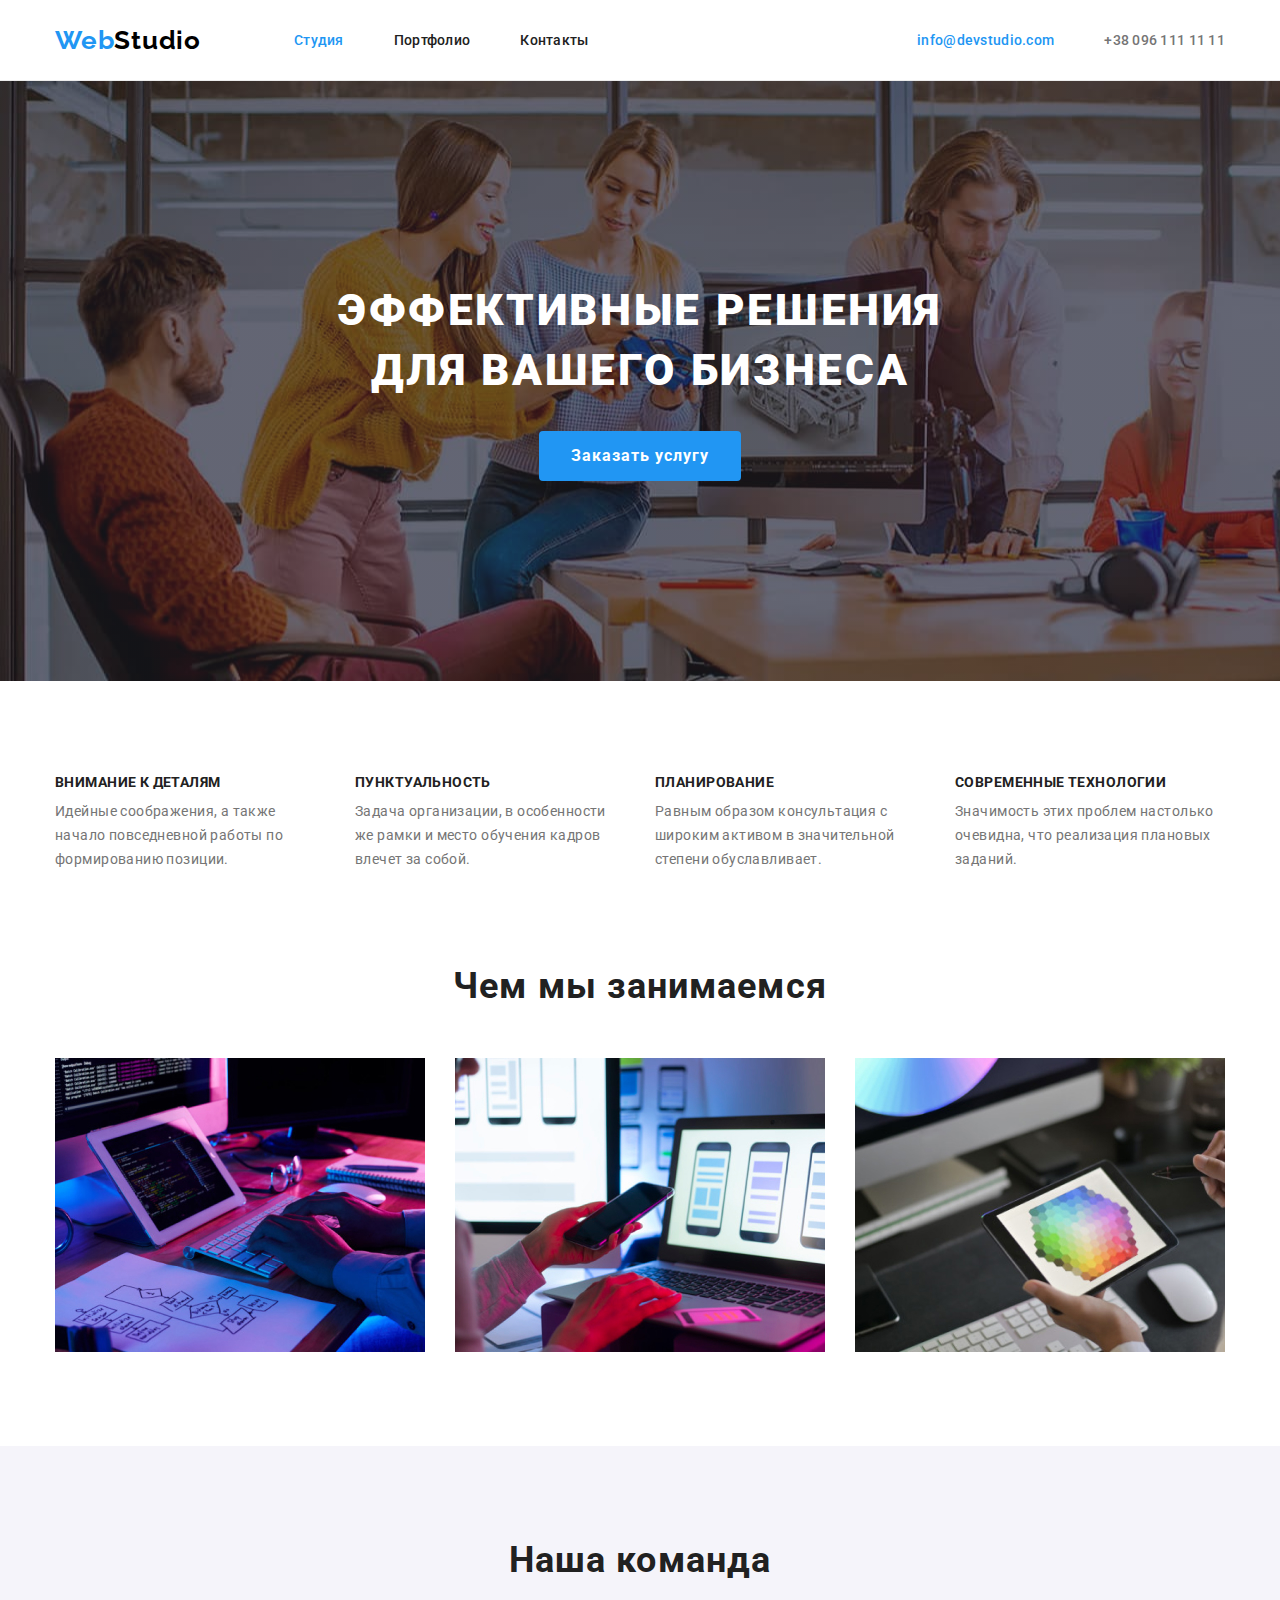
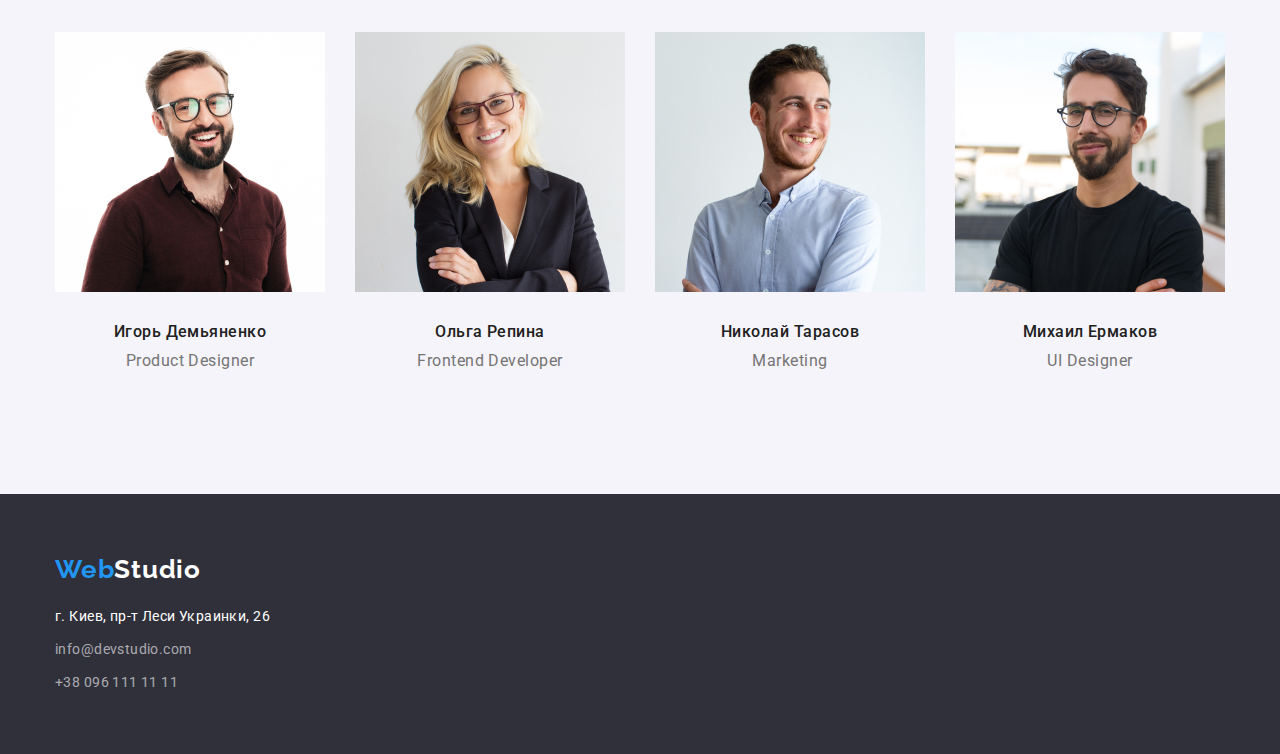
<file: index.html>
<!DOCTYPE html>
<html lang="ru">
<head>
    <meta charset="UTF-8">
    <meta name="viewport" content="width=device-width, initial-scale=1.0">
    <title>Веб Студия</title>
     <link rel="preconnect" href="https://fonts.gstatic.com">
    <link href="https://fonts.googleapis.com/css2?family=Raleway:wght@700&family=Roboto:wght@400;500;700;900&display=swap"
        rel="stylesheet">
    <link rel="stylesheet" href="https://cdnjs.cloudflare.com/ajax/libs/modern-normalize/1.0.0/modern-normalize.min.css
">
     <link rel="stylesheet" href="./css/style.css">
</head>
<body class="body">
        <!--Site Header-->
 <header class="page-header">
     <div class="container">
        <nav class="nav">
        <a class="logo" href="/" aria-label="логотип сайта" >
           <span class="logo-blue">Web</span>Studio
        </a>
        <ul class="nav-list"> 
                <li class="nav-list-item">
                <a class="nav-list-link is-current" href="index.html" >
                    Студия
                </a> 
            </li>
            <li class="nav-list-item">
                <a class="nav-list-link"  href="portfolio.html" >
                    Портфолио
                </a>
             </li>
            <li class="nav-list-item">
                <a class="nav-list-link" href="#" >
                    Контакты
                </a> 
            </li>
        </ul>
        </nav>
        
     <address class="adress">
        <ul class="adress-list">
         <li>
           <a class="header-mail is-current" href="mailto:info@devstudio.com">
            info@devstudio.com
           </a>
         </li>
         <li>
           <a class="header-tel" href="tel:+380961111111" >
            +38 096 111 11 11
           </a>
         </li>
       </ul>
     </div>
     </address>
 </header>
<main>

        <!--HERO-->
        
        <section class="hero">
         <div class="container">
            <h1 class="hero-title" >ЭФФЕКТИВНЫЕ РЕШЕНИЯ <br> ДЛЯ ВАШЕГО БИЗНЕСА</h1>
            <button class="model-btn" type="button">Заказать услугу</button>
         </div>
        </section>

        
         <!--Features-->
        <section class="features" >
         <div class="container">
           <h2 class="visually-hidden" >Функции</h2>
            <ul class="features-list">
                <li class="features-list-item">
                  <h3 class="features-list-title">Внимание к деталям</h3>
                    <p class="undertitle">Идейные соображения, а также начало повседневной работы по формированию позиции.</p>
                </li>
                <li class="features-list-item">
                  <h3 class="features-list-title">Пунктуальность</h3>
                    <p class="undertitle">Задача организации, в особенности же рамки и место обучения кадров влечет за собой.</p>
                </li>
                <li class="features-list-item">
                  <h3 class="features-list-title">Планирование</h3>
                    <p class="undertitle">Равным образом консультация с широким активом в значительной степени обуславливает.</p>
                </li>
                <li class="features-list-item">
                  <h3 class="features-list-title">Современные технологии</h3>
                    <p class="undertitle">Значимость этих проблем настолько очевидна, что реализация плановых заданий.</p>
                </li>
            </ul>
          </div>
        </section>
            <!--Gallery-->
        <section class="gallery">
          <div class="container">
            <h2 class="description">Чем мы занимаемся</h2>
             <ul class="gallery-list">
                <li class="gallery-list-item">
                    <img class="gallary-list-img" src="img/img-0.jpg" alt="программист за компьютером " width="370" height="294" >
                </li>
                <li class="gallery-list-item">
                    <img class="gallary-list-img" src="img/img-1.jpg" alt="программист за компьютером " width="370" height="294">
                </li>
                <li class="gallery-list-item">
                    <img class="gallary-list-img"  src="img/img-2.jpg" alt="программист за компьютером" width="370" height="294">
                </li>
            </ul>
          </div>
        </section>
        <!--Team-->
        <section class="team">
          <div class="container">
            <h2 class="description">Наша команда</h2>
             <ul class="team-list">
                <li class="team-list-item">
                  <img class="team-list-img" src="img/img-4.jpg" alt="Игорь Демьяненко" width="270" height="260" >
                    <h3 class="team-workers">Игорь Демьяненко</h3>
                     <p class="team-profile">Product Designer</p>
                </li>
                <li class="team-list-item">
                 <img class="team-list-img" src="img/img-5.jpg" alt="Ольга Репина" width="270" height="260">
                   <h3 class="team-workers">Ольга Репина</h3>
                    <p class="team-profile">Frontend Developer</p>
                </li>
                <li class="team-list-item">
                 <img class="team-list-img" src="img/img-6.jpg" alt="Николай Тарасов" width="270" height="260">
                   <h3 class="team-workers">Николай Тарасов</h3>
                    <p class="team-profile">Marketing</p>
                </li>
                <li class="team-list-item">
                 <img class="team-list-img" src="img/img-7.jpg" alt="Михаил Ермаков" width="270" height="260">
                   <h3 class="team-workers" >Михаил Ермаков</h3>
                    <p class="team-profile">UI Designer</p>
                </li>
            </ul>
        </div>
    </section>
</main>
    <!--Footer-->
 <footer class="footer">
    <div class="container">
       <ul>
         <li class="footer-logo">   
            <a class="footer-logo-white" href="/" aria-label="логотип сайта">
               <span class="footer-logo-blue">Web</span>Studio
            </a>
         </li>
        </ul>
   <address class="footer-adress">
     <ul>
       <li>
          <p class="adress-location">
          г. Киев, пр-т Леси Украинки, 26
         </p>
      </li>
      <li class="footer-item">
         <a class="footer-mail" href="mailto:info@devstudio.com">info@devstudio.com</a>
      </li>
      <li>
         <a class="footer-tel" href="tel:+380961111111">+38 096 111 11 11</a>
      </li>
     </ul>
    </address>
   </nav>
  </div>
 </footer>
</body>
</html>
</file>
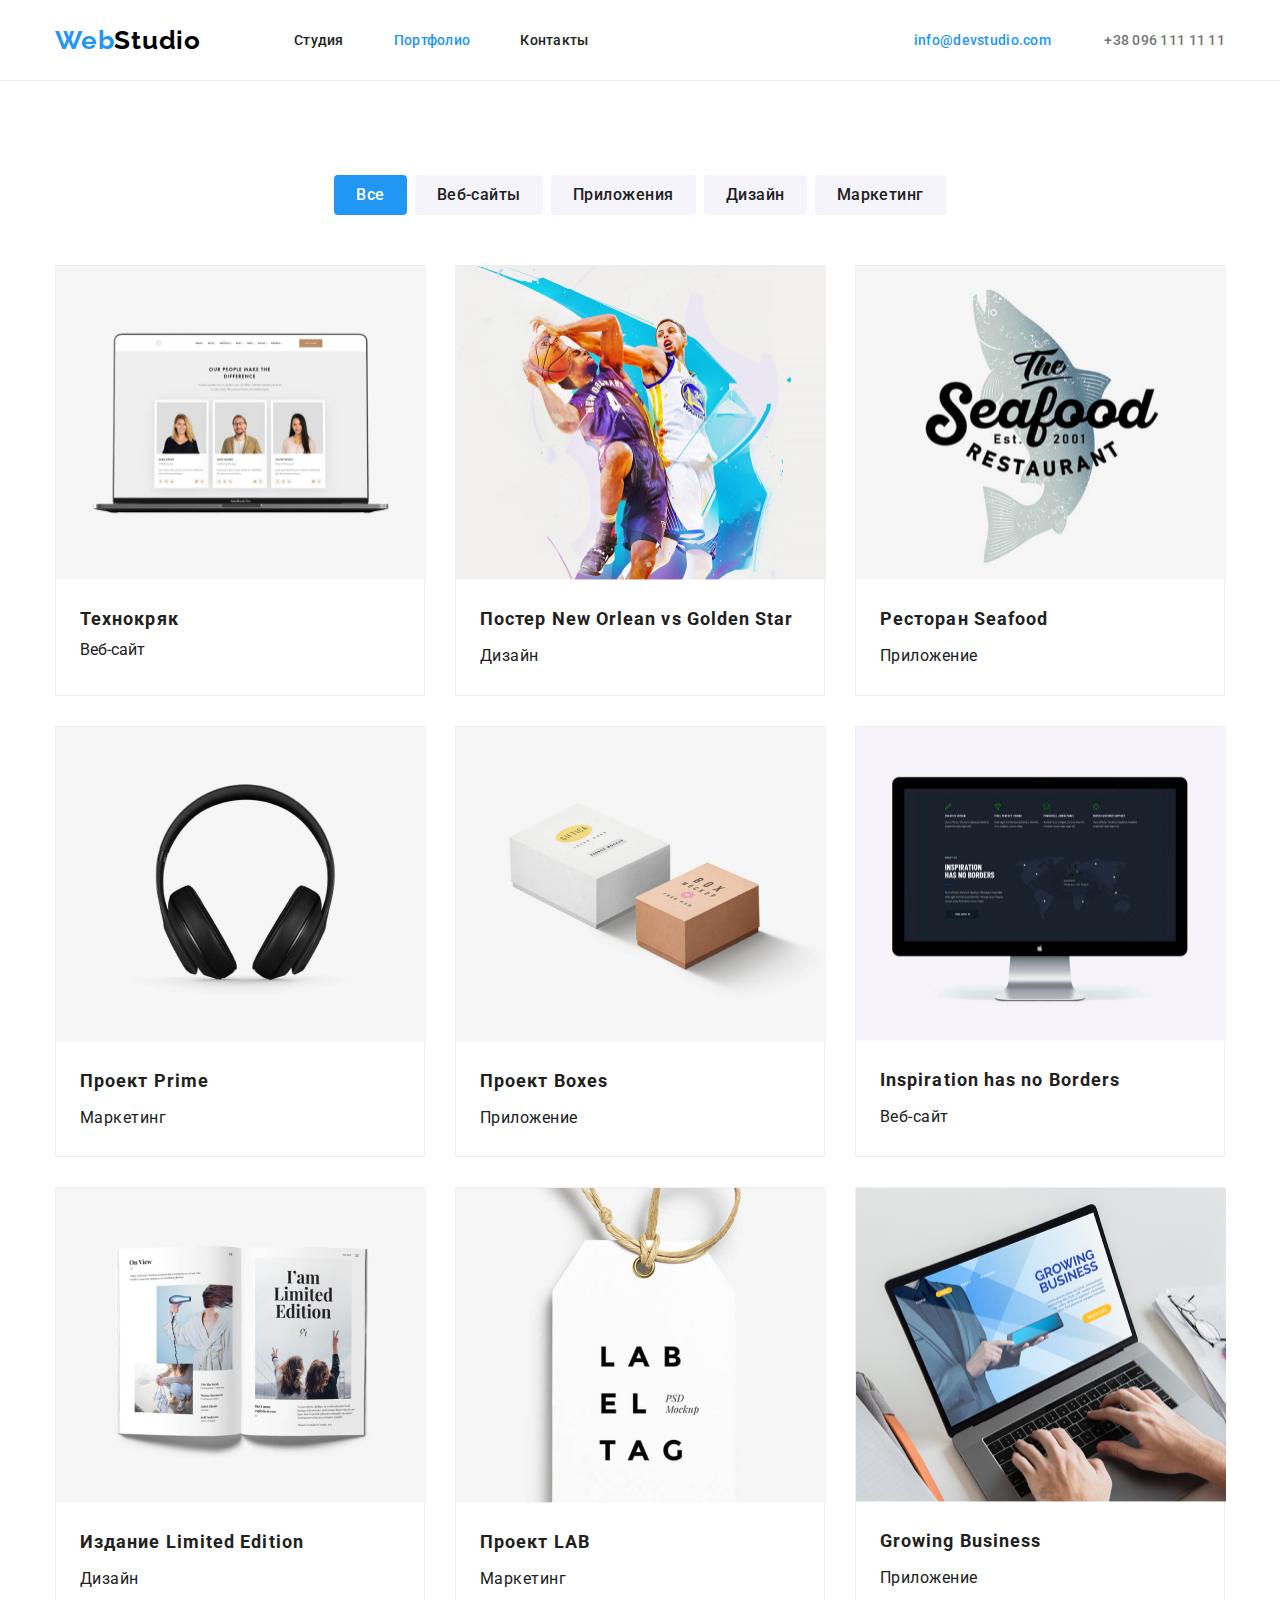
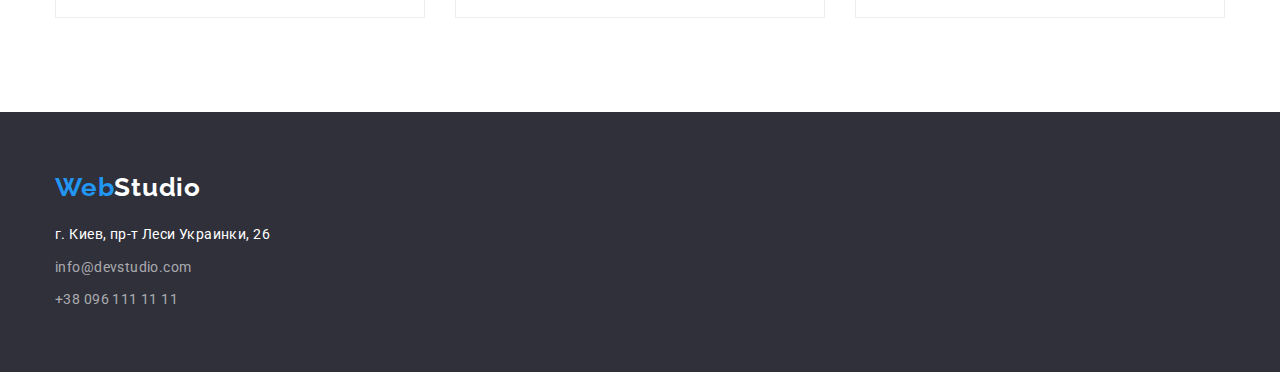
<file: portfolio.html>
<!DOCTYPE html>
<html lang="ru">
<head>
    <meta charset="UTF-8">
    <meta name="viewport" content="width=device-width, initial-scale=1.0">
    <title>Веб Портфолио</title>
    <link rel="preconnect" href="https://fonts.gstatic.com">
    <link href="https://fonts.googleapis.com/css2?family=Raleway:wght@700&family=Roboto:wght@400;500;700;900&display=swap"
        rel="stylesheet">
    <link rel="stylesheet" href="https://cdnjs.cloudflare.com/ajax/libs/modern-normalize/1.0.0/modern-normalize.min.css
    ">
    <link rel="stylesheet" href="./css/style.css">
   </head>
<body class="body">
 <header class="page-header">
  <div class="container">
    <nav class="nav">
    <a class="logo" href="/" aria-label="логотип сайта">
        <span class="logo-blue">Web</span>Studio
    </a>
    <ul class="nav-list">
        <li class="nav-list-item">
            <a class="nav-list-link" href="index.html">
                Студия
            </a>
        </li>
        <li class="nav-list-item">
            <a class="nav-list-link is-current" href="portfolio.html">
                Портфолио
            </a>
        </li>
        <li class="nav-list-item">
            <a class="nav-list-link" href="#">
                Контакты
            </a>
        </li>
    </ul>
</nav>
<address class="adress">
    <a class="header-mail is-current" href="mailto:info@devstudio.com">
        info@devstudio.com
    </a>
    <a class="header-tel" href="tel:+380961111111">
        +38 096 111 11 11
    </a>
</address>
</div>
</header>
    <main>
        <!--Portfolio-->
        <section class="portfolio">
         <div class="container">
            <h1 class="visually-hidden">Portfolio</h1>
            <ul class="portfolio-list">
                <li class="list-item">
                    <button class="select-btn is-current" type="button" min-width="73px">Все</button>
                </li>
                <li class="list-item">
                    <button class="select-btn" type="button" min-width="128px">Веб-сайты</button>
                </li>
                <li class="list-item">
                    <button class="select-btn" type="button" min-width="145px">Приложения</button>
                </li>
                <li class="list-item">
                    <button class="select-btn" type="button" min-width="103px" >Дизайн</button>
                </li>
                <li class="list-item">
                    <button class="select-btn" type="button" min-width="130px">Маркетинг</button>
                </li>
            </ul>
            
            <ul class="portfolio-list-cards">
             <li class="portfolio-list-item"> 
                <a  class="portfolio-link" href="#"> 
                    <img class="portfolio-list-img" src="img/img(1).jpg" alt="технокрят"
                        width="370" height="314">
                  <div class="cards-cont">
                    
                       <h2 class="work-examples">Технокряк</h2>
                        <p>Веб-сайт</p>
                  </div>
                </a>
            </li>
                <li class="portfolio-list-item">
                    <a  class="portfolio-link" href="#">
                      <img class="portfolio-list-img" src="img/img(2).jpg"
                        alt="Постер New Orlean vs Golden Star" width="370" height="314">
                  <div class="cards-cont">
                       <h2 class="work-examples">Постер New Orlean vs Golden Star</h2>
                       <p class="portfolio-desc">Дизайн</p>
                  </div>
                     </a>
                </li>
                <li class="portfolio-list-item"> 
                    <a class="portfolio-link" href="#">
                      <img class="portfolio-list-img" src="img/img(3).jpg" alt="логотип ресторана "
                        width="370" height="314">
                <div class="cards-cont">
                    <h2 class="work-examples">Ресторан Seafood</h2>
                    <p class="portfolio-desc">Приложение</p>
                </div>
                    </a>
                </li>
                <li class="portfolio-list-item">
                    <a class="portfolio-link" href="#">
                      <img class="portfolio-list-img" src="img/img(4).jpg" alt="наушники" width="370">
                  <div class="cards-cont">
                        <h2 class="work-examples">Проект Prime</h2>
                        <p class="portfolio-desc">Маркетинг</p>
                 </div>
                    </a>
                </li>
                <li class="portfolio-list-item">
                    <a class="portfolio-link" href="#">
                    <img class="portfolio-list-img" src="img/img(5).jpg" alt="две коробки">
                 <div class="cards-cont">            
                    <h2 class="work-examples">Проект Boxes</h2>
                    <p class="portfolio-desc">Приложение</p>
                 </div>
                    </a>
                </li>
                <li class="portfolio-list-item">
                    <a class="portfolio-link" href="#">
                    <img class="portfolio-list-img" src="img/img(6).jpg"
                        alt="компьютер с изображением" width="370" height="314">
                    <div class="cards-cont">
                       <h2 class="work-examples">Inspiration has no Borders</h2>
                        <p class="portfolio-desc">Веб-сайт</p>
                    </div>
                     </a>
                </li>
                <li class="portfolio-list-item">
                    <a class="portfolio-link" href="#">
                    <img class="portfolio-list-img" src="img/img(7).jpg" alt="книга" width="370">
                <div class="cards-cont">
                    <h2 class="work-examples">Издание Limited Edition</h2>
                    <p class="portfolio-desc">Дизайн</p>
                 </div>
                    </a>
                </li>
                <li class="portfolio-list-item">
                    <a class="portfolio-link" href="#">
                    <img class="portfolio-list-img" src="img/img(8).jpg" alt="бирка" width="370">
                <div class="cards-cont">
                    <h2 class="work-examples">Проект LAB</h2>
                    <p class="portfolio-desc">Маркетинг</p>
                </div>
                    </a>
                </li>
                 <li class="portfolio-list-item">
                    <a class="portfolio-link" href="#">
                    <img class="portfolio-list-img" src="img/img(9).jpg"
                        alt="человек печатает на ноутбуке" width="370" height="314">
                <div class="cards-cont">
                    <h2 class="work-examples">Growing Business</h2>
                    <p class="portfolio-desc">Приложение</p>
                </div>
                    </a>
                </li>
            </ul>
         </div>
        </section>
    </main>
           <!--Footer-->
    <footer class="footer">
        <div class="container">
        <ul>
         <li class="footer-logo">
            <a class=" footer-logo-white" href="/" aria-label="логотип сайта">
                <span class="footer-logo-blue">Web</span>Studio
            </a>
         </li>
        </ul>
            <address class="footer-adress">
             <ul> 
                 <li>
                    <p class="adress-location">
                    г. Киев, пр-т Леси Украинки, 26
                    </p>
                </li>
                 <li class="footer-item">
                    <a class="footer-mail" href="mailto:info@devstudio.com">info@devstudio.com</a>
                 </li>
                <li>
                    <a class="footer-tel" href="tel:+380961111111">+38 096 111 11 11</a>
                </li>
             </ul>
            </address>
        </div>
    </footer>
    
</body>
</html>
</file>
<file: css/style.css>
:root {
  --main-font: 'Roboto', sans-serif;
  --secondary-font: 'Raleway', sans-serif;
  --primary-text-color: #757575;
  --secondary-text-color: #212121;
  --accent-text-color: #2196f3;
}

.body {
  font-family: var(--main-font);
  color: var(--primary-text-color);
}

ul {
  list-style: none;
}
a {
  text-decoration: none;
}
h1,
h2,
h3,
h4,
h5,
h6 {
  margin: 0;
}

ul,
ol {
  margin: 0;
  padding: 0;
}
p {
  margin: 0;
}
img {
  display: block;
}
.container {
  width: 1200px;
  padding: 0 15px;
  margin: 0 auto;
}
/*=============== Site Header==============*/
.page-header {
  border-bottom: 1px solid #ececec;
  padding-top: 25px;
  padding-bottom: 24px;
}
.page-header .container {
  display: flex;
  align-items: center;
}
.page-header .logo {
  margin-right: 93px;
}
.page-header .adress {
  margin-left: auto;
}
.adress .header-mail {
  margin-right: 50px;
}
.nav {
  display: flex;
  align-items: center;
}
.nav-list {
  display: flex;
  align-items: center;
}
.nav-list-item:not(:last-child) {
  margin-right: 50px;
}

.adress-list {
  display: flex;
  align-items: center;
}

.logo {
  text-decoration: none;
  font-family: var(--secondary-font);
  font-weight: 700;
  font-size: 26px;
  line-height: 1.19;
  letter-spacing: 0.03em;
  color: #000000;
}

.adress {
  font-style: normal;
}

.nav-list-link,
.header-mail,
.header-tel {
  font-weight: 500;
  font-size: 14px;
  line-height: 1.14;
  letter-spacing: 0.02em;
}
.header-tel,
.header-mail {
  color: var(--primary-text-color);
}

.header-tel:hover,
.header-tel:focus,
.header-mail:hover,
.header-mail:focus,
.nav-list-link:hover,
.nav-list-link:focus,
.logo-blue,
.nav-list-link.is-current,
.header-mail.is-current {
  color: var(--accent-text-color);
}
.portfolio-link,
.nav-list-link {
  color: var(--secondary-text-color);
}

/*===============End Site Header==============*/

/*=================HERO================*/
.hero {
  background: #2f303a;
  text-align: center;
  padding-top: 200px;
  padding-bottom: 200px;
  background-image: linear-gradient(rgba(47, 48, 58, 0.4), rgba(47, 48, 58, 0.4)), url(../img/img-8.jpg);
  background-repeat: no-repeat;
  background-size: cover;
}

.hero-title {
  font-weight: 900;
  font-size: 44px;
  line-height: 1.36;
  text-align: center;
  letter-spacing: 0.06em;
  text-transform: uppercase;
  color: #ffffff;
  margin-bottom: 30px;
}

.model-btn {
  min-width: 200px;
  border-radius: 4px;
  border: none;

  font-weight: 700;
  font-size: 16px;
  line-height: 1.87;
  align-items: center;
  letter-spacing: 0.06em;
  font-family: inherit;

  color: #ffffff;
  background: var(--accent-text-color);
  cursor: pointer;
  padding: 10px 32px;
}

/*=================End HERO================*/

/*================Features=================*/
.features {
  padding-top: 94px;
  padding-bottom: 94px;
}
.features .features-list {
  display: flex;
}

.features .features-list-item {
  width: 270px;
  margin-right: 30px;
}

.features .features-list-item:nth-child(4n) {
  margin-right: 0;
}

.features-list-title {
  margin-bottom: 10px;
}
.visually-hidden {
  position: absolute;
  width: 1px;
  height: 1px;
  margin: -1px;
  border: 0;
  padding: 0;
  clip: rect(0 0 0 0);
  overflow: hidden;
}

.features-list-title {
  font-weight: 700;
  font-size: 14px;
  line-height: 1.14;
  letter-spacing: 0.03em;
  text-transform: uppercase;
  color: var(--secondary-text-color);
}

.undertitle {
  font-weight: 400;
  font-size: 14px;
  line-height: 1.71;
  letter-spacing: 0.03em;
}

/*================End Features=================*/

/*================Gallery===================== */
.gallery {
  padding-bottom: 94px;
}
.gallery .gallery-list {
  display: flex;
}
.gallery .gallery-list-item {
  width: 370px;
  height: 294px;
  margin-right: 30px;
}
.gallery .gallery-list-item:nth-child(3n) {
  margin-right: 0;
}
.description {
  font-weight: 700;
  font-size: 36px;
  line-height: 1.16;
  text-align: center;
  letter-spacing: 0.03em;
  color: var(--secondary-text-color);
  margin-bottom: 50px;
}

/*================End Gallery===================== */

/*================Team=========================== */
.team {
  padding-top: 94px;
  padding-bottom: 94px;
  background: #f5f4fa;
}

.team-list {
  display: flex;
}

.team-list-item {
  width: 270px;
  height: 368px;
  margin-right: 30px;
}

.team-list-item:nth-child(4n) {
  margin-right: 0;
}

.team-list-img {
  margin-bottom: 30px;
}

.team-workers,
.team-profile {
  font-size: 16px;
  line-height: 1.19;
  letter-spacing: 0.03em;
  text-align: center;
  letter-spacing: 0.03em;
}

.team-workers {
  color: var(--secondary-text-color);
  font-weight: 500;
  margin-bottom: 10px;
}

.team-profile {
  font-weight: 400;
}

/*================End Team======================= */

/*================Footer======================= */
.footer {
  background: #2f303a;
  padding-top: 60px;
  padding-bottom: 60px;
}
.footer-logo-blue,
.footer-logo-white {
  font-family: var(--secondary-font);
  font-weight: 700;
  font-size: 26px;
  line-height: 1.2;
  letter-spacing: 0.03em;
  width: 145px;
  height: 31px;
}

.footer-logo-blue {
  color: var(--accent-text-color);
}

.footer-logo-white {
  color: #ffffff;
}
.footer-logo {
  margin-bottom: 20px;
}

.footer-mail,
.footer-tel,
.adress-location {
  font-weight: 400;
  font-size: 14px;
  line-height: 1.7;
  letter-spacing: 0.03em;
  font-style: normal;
}

.footer-mail:hover,
.footer-mail:focus,
.footer-tel:hover,
.footer-tel:focus {
  color: var(--accent-text-color);
}

.footer-mail,
.footer-tel {
  color: rgba(255, 255, 255, 0.6);
}
.footer-adress .footer-item {
  margin-bottom: 9px;
}
.adress-location {
  color: #ffffff;
  margin-bottom: 9px;
}

/*================End Footer======================= */

/*==================== Portfolio=====================*/
.portfolio {
  padding-top: 94px;
  padding-bottom: 94px;
}
.portfolio-list {
  display: flex;
  justify-content: center;
  margin-bottom: 50px;
}
.list-item:not(:last-child) {
  margin-right: 8px;
}
.select-btn {
  display: flex;
  font-weight: 500;
  font-size: 16px;
  line-height: 1.6;
  align-items: center;
  text-align: center;
  letter-spacing: 0.03em;
  font-family: inherit;
  color: var(--secondary-text-color);
  background-color: #f5f4fa;
  border-radius: 4px;
  border: none;
  cursor: pointer;
  padding: 7px 22px;
}
.select-btn:hover,
.select-btn:focus {
  background: var(--accent-text-color);
  color: #ffffff;
}
.select-btn.is-current {
  background: var(--accent-text-color);
  color: #ffffff;
}

.portfolio-list-cards {
  display: flex;
  flex-wrap: wrap;
}
.portfolio-list-item {
  width: 370px;
  height: 431px;
  margin-right: 30px;
  margin-bottom: 30px;
  background: #ffffff;
  border: 1px solid #eeeeee;
  box-sizing: border-box;
}

.portfolio-list-item:nth-child(3n) {
  margin-right: 0;
}
.portfolio-list-item:nth-last-child(-n + 3) {
  margin-bottom: 0;
}
.cards-cont {
  padding: 21px 24px;
}

.work-examples {
  font-weight: 700;
  font-size: 18px;
  line-height: 36px;
  letter-spacing: 0.06em;
  color: var(--secondary-text-color);
  margin-bottom: 4px;
}
.portfolio-desc {
  font-weight: 400;
  font-size: 16px;
  line-height: 1.9;
  letter-spacing: 0.03em;
}

/*====================End Portfolio=====================*/
</file>
